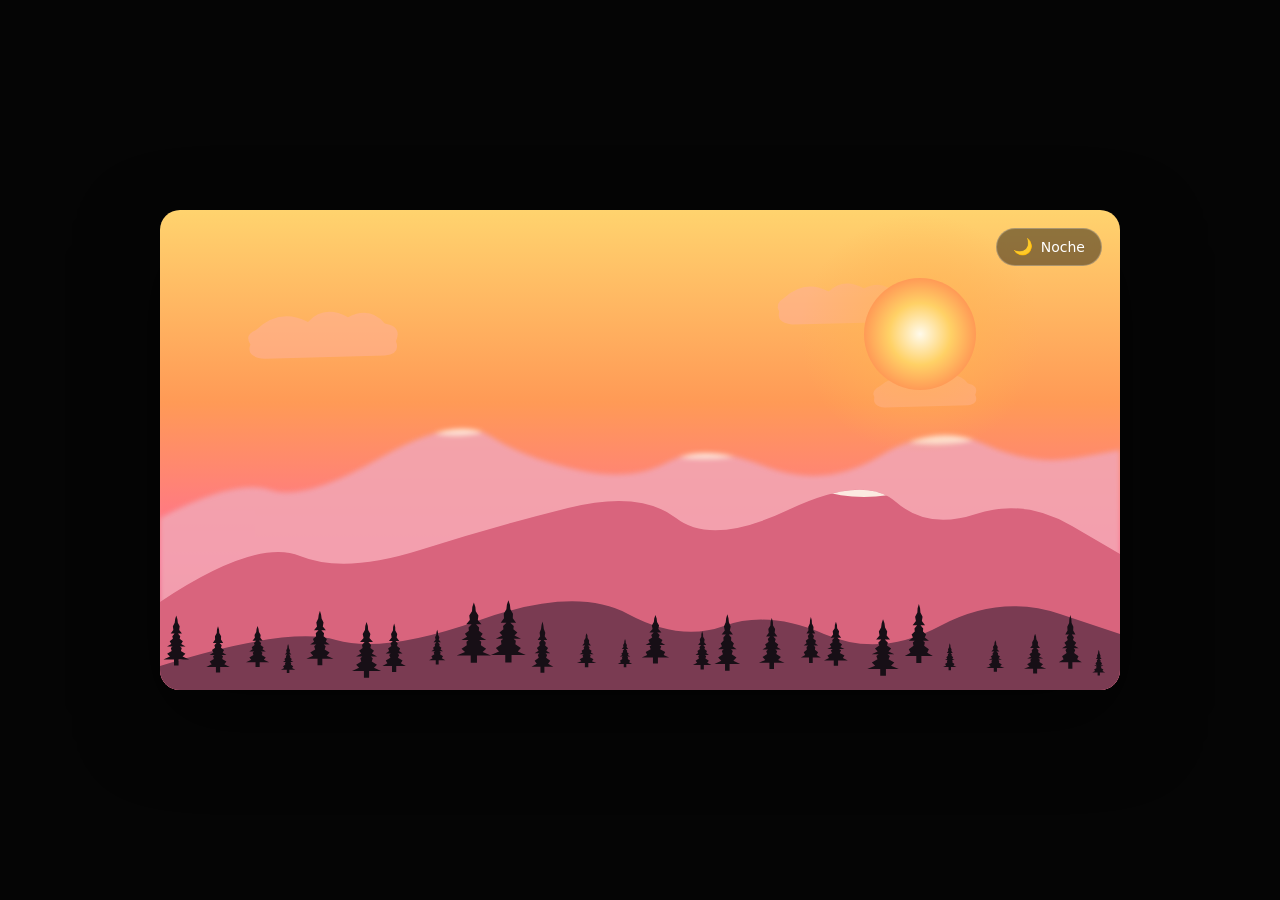
<file: sunset/index.html>
<!DOCTYPE html>
<html lang="es">
<head>
<meta charset="UTF-8">
<meta name="viewport" content="width=device-width, initial-scale=1.0">
<title>Paisaje de montaña — Día / Noche</title>
<link rel="stylesheet" href="style.css">
</head>
<body>

<main class="page">
    <div class="scene-card">
        <svg class="scene" id="scene" viewBox="0 0 1200 600" preserveAspectRatio="xMidYMid slice" role="img" aria-label="Paisaje de montañas en atardecer, transformable a escena nocturna">
            <defs id="sceneDefs">
                <linearGradient id="skyGradient" x1="0" y1="0" x2="0" y2="1">
                    <stop class="sky-stop sky-stop-1" offset="0%"/>
                    <stop class="sky-stop sky-stop-2" offset="40%"/>
                    <stop class="sky-stop sky-stop-3" offset="72%"/>
                    <stop class="sky-stop sky-stop-4" offset="100%"/>
                </linearGradient>

                <radialGradient id="sunGlow" cx="50%" cy="50%" r="50%">
                    <stop offset="0%" stop-color="#fff3c4" stop-opacity="0.9"/>
                    <stop offset="35%" stop-color="#ffb454" stop-opacity="0.55"/>
                    <stop offset="100%" stop-color="#ffb454" stop-opacity="0"/>
                </radialGradient>

                <radialGradient id="moonGlow" cx="50%" cy="50%" r="50%">
                    <stop offset="0%" stop-color="#f3e8ff" stop-opacity="0.85"/>
                    <stop offset="35%" stop-color="#c77dff" stop-opacity="0.45"/>
                    <stop offset="100%" stop-color="#c77dff" stop-opacity="0"/>
                </radialGradient>

                <radialGradient id="sunBody" cx="50%" cy="50%" r="50%">
                    <stop offset="0%" stop-color="#fffaeb"/>
                    <stop offset="55%" stop-color="#ffd166"/>
                    <stop offset="100%" stop-color="#ff9a56"/>
                </radialGradient>

                <radialGradient id="moonBody" cx="35%" cy="32%" r="70%">
                    <stop offset="0%" stop-color="#fdfbff"/>
                    <stop offset="60%" stop-color="#e4defb"/>
                    <stop offset="100%" stop-color="#c9c0e8"/>
                </radialGradient>

                <filter id="hazeBlur" x="-10%" y="-30%" width="120%" height="160%">
                    <feGaussianBlur stdDeviation="3.2"/>
                </filter>
            </defs>

            <rect class="sky" x="0" y="0" width="1200" height="600" fill="url(#skyGradient)"/>

            <g class="stars" id="stars" aria-hidden="true"></g>

            <g class="clouds" aria-hidden="true">
                <path class="cloud cloud-1" d="M120,150 q30,-28 65,-10 q20,-22 50,-6 q28,-14 46,8 q22,4 14,22 q6,16 -14,18 l-150,4 q-24,-2 -18,-18 q-8,-12 7,-18 Z"/>
                <path class="cloud cloud-2" d="M780,110 q26,-24 56,-8 q18,-18 44,-4 q24,-12 40,8 q18,4 12,18 q6,14 -12,16 l-130,3 q-20,-2 -16,-16 q-6,-10 6,-17 Z"/>
                <path class="cloud cloud-3" d="M900,220 q22,-18 46,-6 q14,-14 34,-3 q18,-10 30,6 q14,3 9,14 q5,11 -9,13 l-104,3 q-16,-2 -13,-13 q-5,-8 7,-14 Z"/>
            </g>

            <g class="haze-layer" filter="url(#hazeBlur)">
                <path class="mountain mountain-far" id="mountainFar"/>
                <g class="snow-caps-far" id="snowCapsFar" aria-hidden="true"></g>
            </g>

            <g class="celestial" transform="translate(600,350)" aria-hidden="true">
                <circle class="celestial-glow celestial-glow-sun" r="150" fill="url(#sunGlow)"/>
                <circle class="celestial-glow celestial-glow-moon" r="120" fill="url(#moonGlow)"/>
                <circle class="celestial-body celestial-sun" r="70" fill="url(#sunBody)"/>
                <g class="celestial-body celestial-moon">
                    <circle r="55" fill="url(#moonBody)"/>
                    <circle class="crater" cx="-18" cy="-14" r="11"/>
                    <circle class="crater" cx="20" cy="10" r="8"/>
                    <circle class="crater" cx="2" cy="-28" r="5.5"/>
                    <circle class="crater" cx="-8" cy="24" r="6.5"/>
                </g>
            </g>

            <path class="mountain mountain-mid" id="mountainMid"/>

            <g class="snow-caps-mid" id="snowCapsMid" aria-hidden="true"></g>

            <path class="mountain mountain-near" id="mountainNear"/>

            <g class="pines" id="pines" aria-hidden="true"></g>
        </svg>

        <button class="toggle-btn" id="toggleBtn" type="button" aria-pressed="false">
            <span class="toggle-icon" aria-hidden="true">🌙</span>
            <span class="toggle-label">Noche</span>
        </button>
    </div>
</main>

<script src="script.js"></script>
</body>
</html>
</file>
<file: sunset/style.css>
:root {
    --brand-black: #050505;
    --brand-violet: #9d4edd;
    --brand-violet-glow: #c77dff;
    --brand-violet-core: #f3e8ff;
    --transition-duration: 3s;
}

* {
    margin: 0;
    padding: 0;
    box-sizing: border-box;
}

body {
    min-height: 100vh;
    display: flex;
    align-items: center;
    justify-content: center;
    background-color: var(--brand-black);
    color: #ffffff;
    font-family: 'Space Grotesk', system-ui, -apple-system, sans-serif;
    padding: 32px 16px;
}

.page {
    width: 100%;
    display: flex;
    justify-content: center;
}

.scene-card {
    position: relative;
    width: 100%;
    max-width: 960px;
    border-radius: 20px;
    overflow: hidden;
    box-shadow: 0 30px 80px rgba(0, 0, 0, 0.55);
}

.scene {
    display: block;
    width: 100%;
    height: auto;
    aspect-ratio: 1200 / 600;
}

/* ---------- Cielo ---------- */

.sky-stop {
    transition: stop-color var(--transition-duration) ease;
}

.sky-stop-1 { stop-color: #ffd36e; }
.sky-stop-2 { stop-color: #ff9a56; }
.sky-stop-3 { stop-color: #ff6f91; }
.sky-stop-4 { stop-color: #c94b7c; }

.scene.is-night .sky-stop-1 { stop-color: #060215; }
.scene.is-night .sky-stop-2 { stop-color: #150a2e; }
.scene.is-night .sky-stop-3 { stop-color: #2d1150; }
.scene.is-night .sky-stop-4 { stop-color: #1a0b2e; }

/* ---------- Nubes ---------- */

.cloud {
    fill: #ffb199;
    opacity: 0.55;
    transition: fill var(--transition-duration) ease, opacity var(--transition-duration) ease;
}

.scene.is-night .cloud {
    fill: #3a2a55;
    opacity: 0.28;
}

/* ---------- Montañas ---------- */

.haze-layer {
    opacity: 0.88;
}

.mountain {
    transition: fill var(--transition-duration) ease;
}

.mountain-far { fill: #f2a6b3; }
.mountain-mid { fill: #d9647d; }
.mountain-near { fill: #7a3b52; }

.scene.is-night .mountain-far { fill: #352a52; }
.scene.is-night .mountain-mid { fill: #211636; }
.scene.is-night .mountain-near { fill: #130c1f; }

/* Nieve solo en los picos más altos/prominentes (por encima de la línea de árboles). */
.snow-cap {
    fill: #fff6ea;
    opacity: 0.92;
    transition: fill var(--transition-duration) ease;
}

.scene.is-night .snow-cap {
    fill: #d7dbf2;
}

/* ---------- Sol / Luna ---------- */

.celestial-body,
.celestial-glow {
    transition: opacity var(--transition-duration) ease, transform var(--transition-duration) ease;
}

/*
 * Sol y luna comparten las dos mismas posiciones (arriba del grupo
 * .celestial en translate(600,350)):
 *   - "alto":     translate(350px, -195px) -> arriba a la derecha, visible.
 *   - "escondido": translate(0, 0)          -> justo en el pico de la
 *     cordillera media, donde su propio dibujo lo tapa.
 * De día el sol está arriba y la luna escondida; al pasar a noche
 * intercambian posición: el sol desciende y se esconde tras el pico,
 * la luna sube desde ahí hasta el punto alto.
 */

.celestial-sun,
.celestial-glow-sun {
    opacity: 1;
    transform: translate(350px, -195px);
    transition: opacity var(--transition-duration) ease,
                transform var(--transition-duration) cubic-bezier(0.64, 0, 0.78, 0);
}

.celestial-moon,
.celestial-glow-moon {
    opacity: 0;
    transform: translate(0, 0);
    transition: opacity var(--transition-duration) ease,
                transform var(--transition-duration) cubic-bezier(0.22, 1, 0.36, 1);
}

.scene.is-night .celestial-sun,
.scene.is-night .celestial-glow-sun {
    opacity: 0;
    /* Se esconde descendiendo detrás del pico de la cordillera media. */
    transform: translate(0, 0);
}

.scene.is-night .celestial-moon,
.scene.is-night .celestial-glow-moon {
    opacity: 1;
    /* Asciende desde detrás del pico hacia arriba-derecha del cielo. */
    transform: translate(350px, -195px);
}

.crater {
    fill: #b9aede;
    opacity: 0.55;
}

/* ---------- Pinos ---------- */

.pines path {
    fill: #170f16;
    transition: fill var(--transition-duration) ease;
}

.scene.is-night .pines path {
    fill: #0a060c;
}

/* ---------- Estrellas ---------- */

.star {
    fill: #ffffff;
    opacity: 0;
    transition: opacity 2.2s ease;
}

.scene.is-night .star {
    opacity: var(--star-opacity, 0.7);
}

.star-twinkle {
    animation: none;
}

.scene.is-night .star-twinkle {
    animation: star-twinkle ease-in-out infinite;
    animation-delay: var(--twinkle-delay, 0s);
    animation-duration: var(--twinkle-duration, 3s);
}

@keyframes star-twinkle {
    0%, 100% { opacity: var(--star-opacity, 0.7); }
    50% { opacity: 0.15; }
}

/* ---------- Botón ---------- */

.toggle-btn {
    position: absolute;
    top: 18px;
    right: 18px;
    display: flex;
    align-items: center;
    gap: 8px;
    padding: 10px 16px;
    border-radius: 999px;
    border: 1px solid rgba(255, 255, 255, 0.25);
    background: rgba(5, 5, 5, 0.45);
    backdrop-filter: blur(6px);
    color: #ffffff;
    font-family: inherit;
    font-size: 14px;
    font-weight: 500;
    cursor: pointer;
    transition: border-color 0.25s ease, background 0.25s ease, transform 0.15s ease;
}

.toggle-btn:hover,
.toggle-btn:focus-visible {
    border-color: var(--brand-violet-glow);
    background: rgba(20, 10, 30, 0.6);
}

.toggle-btn:active {
    transform: scale(0.96);
}

.toggle-icon {
    font-size: 16px;
    line-height: 1;
}

/* ---------- Accesibilidad ---------- */

@media (prefers-reduced-motion: reduce) {
    :root {
        --transition-duration: 0.01s;
    }

    .star {
        transition: opacity 0.01s linear;
    }

    .scene.is-night .star-twinkle {
        animation: none;
    }
}
</file>
